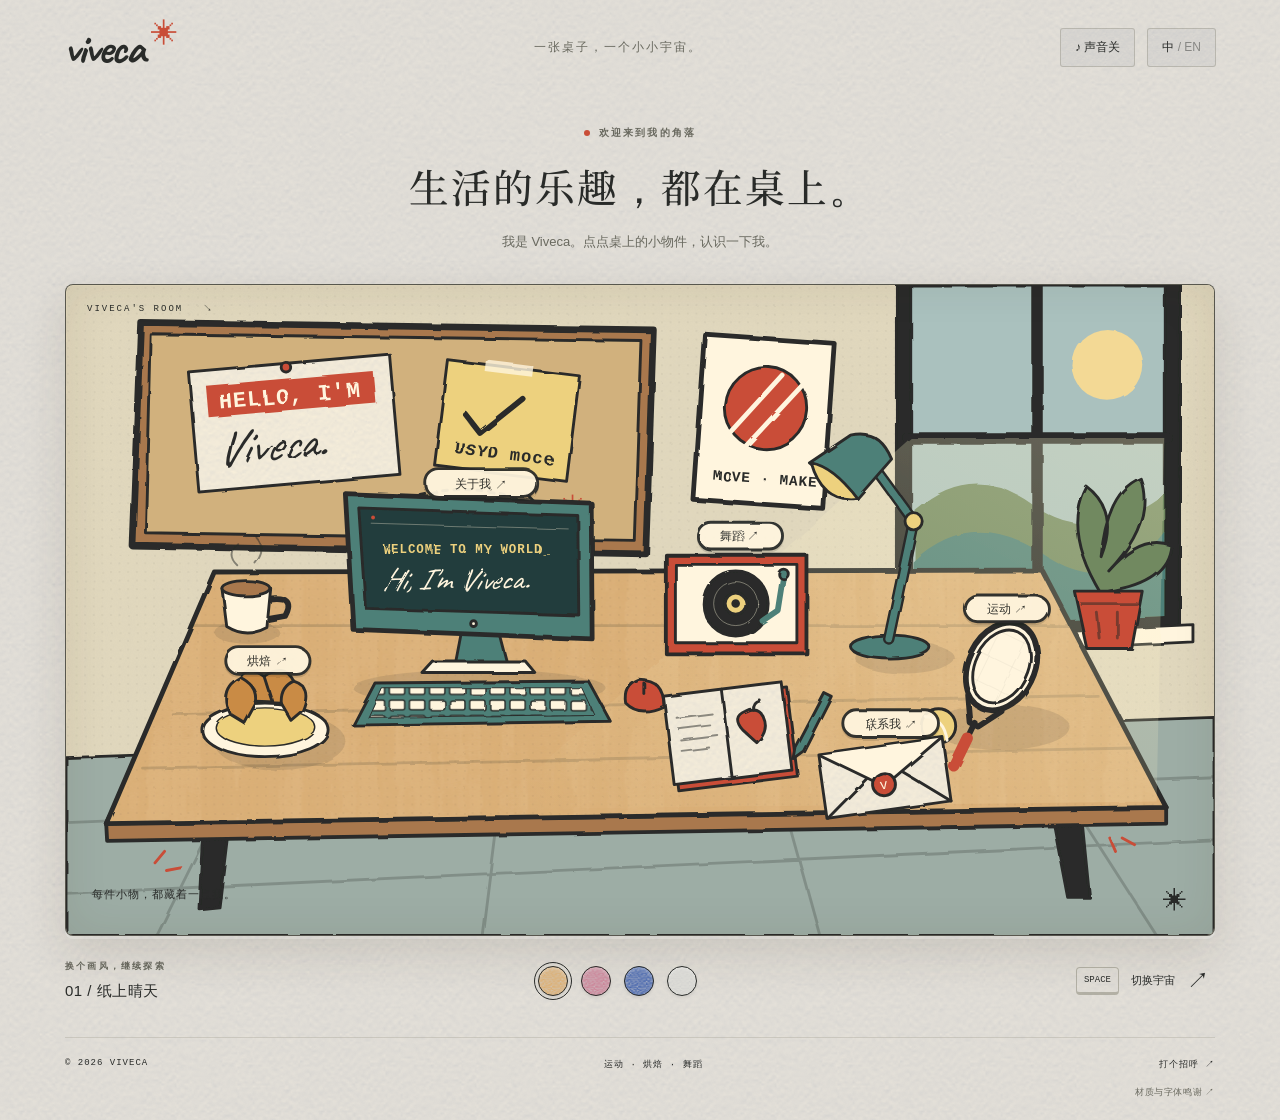
<file: index.html>
<!doctype html>
<html lang="zh-CN"><head><meta charset="utf-8"><meta name="viewport" content="width=device-width, initial-scale=1"><meta name="theme-color" content="#ece4d5"><meta name="description" content="Viveca 的小小宇宙。USYD moce，喜欢运动、烘焙与舞蹈。Viveca's interactive desk — sports, baking and dance."><title>Viveca · 一张桌子，一个小小宇宙</title><link rel="icon" href="data:image/svg+xml,%3Csvg xmlns='http://www.w3.org/2000/svg' viewBox='0 0 60 60'%3E%3Crect width='60' height='60' rx='15' fill='%23d9523e'/%3E%3Ctext x='16' y='44' font-size='42' fill='%23fff5db'%3Ev%3C/text%3E%3C/svg%3E"><link rel="stylesheet" href="style.css"></head>
<body data-theme="paper"><a class="skip" href="#desk">跳到书桌 / Skip to desk</a>
<header><a class="brand" href="./" aria-label="Viveca home">viveca<span>✳</span></a><span class="header-note" data-zh="一张桌子，一个小小宇宙。" data-en="A desk. A little universe.">一张桌子，一个小小宇宙。</span><div class="top-actions"><button id="sound" aria-pressed="false" data-zh="♪ 声音关" data-en="♪ Sound off">♪ 声音关</button><button id="language" aria-label="Switch to English">中 <span>/ EN</span></button></div></header>
<main><section class="intro"><div class="eyebrow"><span class="status-dot"></span><span data-zh="欢迎来到我的角落" data-en="WELCOME TO MY LITTLE CORNER">欢迎来到我的角落</span></div><h1 data-zh="生活的乐趣，都在桌上。" data-en="A little desk. A lot of life.">生活的乐趣，都在桌上。</h1><p data-zh="我是 Viveca。点点桌上的小物件，认识一下我。" data-en="I'm Viveca. Pick something on my desk and get to know me.">我是 Viveca。点点桌上的小物件，认识一下我。</p></section>
<section class="scene-wrap" aria-label="Viveca's interactive desk"><div class="scene-corner">VIVECA'S ROOM <span>↘</span></div><div id="desk" tabindex="-1" class="scene"><svg id="illustration" viewBox="0 0 1200 680" role="group" aria-labelledby="deskTitle"><title id="deskTitle">漫画书桌：电脑、烘焙、舞蹈、运动与信封</title><defs><pattern id="paperMaterial" width="300" height="300" patternUnits="userSpaceOnUse"><rect width="300" height="300" fill="var(--paper)"/><image href="assets/cream-paper.png" width="300" height="300" opacity=".72"/></pattern><pattern id="woodMaterial" width="500" height="180" patternUnits="userSpaceOnUse"><rect width="500" height="180" fill="var(--desk)"/><image href="assets/wood-pattern.png" width="500" height="180" preserveAspectRatio="none" opacity=".32"/></pattern><pattern id="wallMaterial" width="400" height="400" patternUnits="userSpaceOnUse"><rect width="400" height="400" fill="var(--wall)"/><image href="assets/soft-wallpaper.png" width="400" height="400" opacity=".48"/></pattern><linearGradient id="sunlight" x1="1" x2="0" y1="0" y2="1"><stop stop-color="#fff4c9" stop-opacity=".3"/><stop offset="1" stop-color="#fff4c9" stop-opacity="0"/></linearGradient><pattern id="grain" width="9" height="9" patternUnits="userSpaceOnUse"><circle cx="2" cy="3" r=".65" fill="currentColor" opacity=".12"/></pattern><pattern id="grid" width="28" height="28" patternUnits="userSpaceOnUse"><path d="M28 0H0V28" fill="none" stroke="currentColor" opacity=".1"/></pattern><pattern id="keys" width="21" height="16" patternUnits="userSpaceOnUse"><rect width="16" height="10" x="2" y="2" rx="2" fill="var(--paper)" stroke="var(--ink)" stroke-width="1.5"/></pattern><filter id="rough"><feTurbulence baseFrequency=".018" numOctaves="2" result="noise" seed="8"/><feDisplacementMap in="SourceGraphic" in2="noise" scale="1.5"/></filter><filter id="shadow"><feDropShadow dx="3" dy="5" stdDeviation="0" flood-opacity=".22"/></filter></defs>
<g class="art" stroke="var(--ink)" stroke-width="3" stroke-linejoin="round" stroke-linecap="round">
<!-- The room -->
<path fill="url(#wallMaterial)" d="M0 0H1200V680H0Z" stroke="none"/><path fill="url(#grain)" d="M0 0H1200V680H0Z" stroke="none"/><path fill="var(--floor)" d="M0 494L1200 452V680H0Z"/><path d="M0 562L1200 514M0 636L1200 580M190 488L95 680M460 480L435 680M730 470L788 680M1000 462L1140 680" opacity=".23"/>
<!-- Window and landscape -->
<path fill="var(--ink)" d="M868 -12H1164V362L868 374Z"/><path fill="var(--sky)" d="M883 0H1148V346L883 357Z"/><circle cx="1088" cy="83" r="37" fill="var(--sun)" stroke="none"/><path d="M887 235Q948 183 1010 229T1148 218V346L887 355Z" fill="var(--leaf)" stroke="none"/><path d="M885 289Q947 231 1021 281T1148 258V346L885 357Z" fill="var(--teal)" stroke="none"/><path d="M1015 0V353M880 160H1151" stroke-width="12"/><path d="M855 370L1178 355V373L854 389Z" fill="var(--paper)"/>
<!-- cork board -->
<path d="M78 39L614 47L606 281L69 272Z" fill="var(--wood)" stroke-width="7"/><path d="M88 51L601 58L594 267L83 259Z" fill="var(--board)"/>
<g transform="rotate(-5 220 145)"><path fill="url(#paperMaterial)" d="M133 83H344V209H133Z"/><path fill="var(--accent)" stroke="none" d="M150 99H325V132H150Z"/><text x="162" y="124" class="svg-label" font-size="23" fill="var(--paper)" stroke="none">HELLO, I'M</text><text x="153" y="183" font-family="Caveat,Georgia,serif" font-size="52" font-style="italic" stroke="none" fill="var(--ink)">Viveca.</text><circle cx="235" cy="87" r="5" fill="var(--accent)"/></g>
<g transform="rotate(7 452 145)"><path d="M391 85H530V196H391Z" fill="var(--lemon)"/><path d="M416 139L434 157L474 116" fill="none" stroke-width="6"/><text x="409" y="181" font-size="18" class="svg-label" fill="var(--ink)" stroke="none">USYD moce</text><path d="M431 80H481V92H431Z" stroke="none" fill="var(--paper)" opacity=".8"/></g><path d="M370 219Q433 205 487 229" fill="none" stroke-dasharray="5 7"/><path d="M482 219L496 233L478 238" fill="none"/><text x="516" y="244" font-size="28" fill="var(--accent)" stroke="none">✳</text>
<!-- wall print -->
<g transform="rotate(4 729 145)"><path d="M661 56H797V229H661Z" fill="var(--paper)" stroke-width="5"/><circle cx="730" cy="128" r="43" fill="var(--accent)"/><path d="M692 160L745 93M712 170L766 103" stroke="var(--paper)" stroke-width="5"/><text x="680" y="207" font-size="15" class="svg-label" stroke="none" fill="var(--ink)">MOVE · MAKE · BE</text></g>
<!-- desk legs and surface -->
<path d="M147 490L139 652L160 650L179 492M1017 483L1047 640L1070 640L1054 479" fill="var(--ink)"/><path d="M94 462L1084 453L1150 546L42 563Z" fill="var(--wood)" stroke-width="5"/><path d="M42 563L1150 546V563L43 581Z" fill="var(--wood)" stroke-width="4"/><path d="M155 300L1020 298L1150 546L42 563Z" fill="url(#woodMaterial)" stroke-width="5"/><path d="M111 448L1078 429M80 505L1116 484M132 356L1051 356" fill="none" opacity=".16"/><path fill="url(#grain)" stroke="none" d="M155 300L1020 298L1150 546L42 563Z"/>
<path class="window-light" d="M883 160L1148 160L1140 540L444 548Z" fill="url(#sunlight)" stroke="none" pointer-events="none"/><!-- lamp -->
<ellipse cx="876" cy="389" rx="52" ry="17" fill="var(--ink)" opacity=".12" stroke="none"/><ellipse cx="861" cy="378" rx="41" ry="12" fill="var(--teal)"/><path d="M860 370L886 247L843 188" fill="none" stroke-width="12"/><path d="M860 370L886 247L843 188" fill="none" stroke="var(--teal)" stroke-width="7"/><circle cx="886" cy="247" r="9" fill="var(--lemon)"/><path d="M820 157Q850 150 863 182L827 223L777 186Z" fill="var(--teal)"/><path d="M779 186Q802 190 827 223Q791 228 779 186Z" fill="var(--lemon)"/>
<!-- plant -->
<g><path d="M1082 323Q1041 256 1066 210Q1101 236 1082 284Q1088 216 1123 202Q1139 247 1090 299Q1124 260 1155 272Q1152 310 1090 320" fill="var(--leaf)"/><path d="M1054 320H1125L1114 380H1067Z" fill="var(--accent)"/><path d="M1061 333H1119M1077 342L1080 369M1099 342V369" opacity=".5"/></g>
<!-- computer -->
<g class="object" data-open="about" role="button" tabindex="0" aria-label="关于我 / About me"><title>关于我 / About me</title><ellipse cx="432" cy="421" rx="132" ry="19" fill="var(--ink)" opacity=".12" stroke="none"/><path d="M415 354L407 396L461 396L450 354" fill="var(--teal)"/><path d="M383 393H480L490 405H372Z" fill="var(--paper)"/><path d="M292 218L549 228L550 370L300 360Z" fill="var(--teal)" stroke-width="5"/><path d="M306 233L535 241L536 345L313 338Z" fill="var(--screen)"/><path d="M319 249L525 255" stroke="var(--paper)" stroke-width="1" opacity=".35"/><circle cx="321" cy="243" r="2" fill="var(--accent)" stroke="none"/><text x="331" y="280" fill="var(--lemon)" stroke="none" font-size="13" class="svg-label">WELCOME TO MY WORLD_</text><text x="330" y="318" fill="var(--paper)" stroke="none" font-size="32" font-family="Caveat,Georgia,serif" font-style="italic">Hi, I'm Viveca.</text><circle cx="426" cy="354" r="3" fill="var(--paper)"/><path d="M323 416L546 414L569 456L300 460Z" fill="var(--teal)"/><path d="M330 421L539 421L552 449L316 452Z" fill="url(#keys)" stroke-width="1"/><path d="M598 412Q625 412 625 440Q599 452 585 437Q582 418 598 412Z" fill="var(--accent)"/><path d="M604 416V427"/><g class="hint" transform="translate(375 192)"><rect width="117" height="29" rx="14" fill="var(--paper)"/><text x="58" y="20" text-anchor="middle" font-size="13" fill="var(--ink)" stroke="none" data-zh="关于我 ↗" data-en="About me ↗">关于我 ↗</text></g></g>
<!-- baking plate -->
<g class="object" data-open="baking" role="button" tabindex="0" aria-label="烘焙 / Baking"><title>烘焙 / Baking</title><ellipse cx="223" cy="477" rx="69" ry="30" fill="var(--ink)" opacity=".12" stroke="none"/><ellipse cx="208" cy="465" rx="66" ry="28" fill="var(--paper)"/><ellipse cx="208" cy="462" rx="52" ry="20" fill="var(--lemon)" stroke-width="1.5"/><path d="M171 448Q159 422 182 410Q191 397 207 409Q228 395 237 413Q258 420 247 445L235 455L224 436L198 435L186 457Z" fill="var(--pastry)"/><path d="M182 410Q200 419 198 435M207 409L215 434M237 413Q223 419 224 436" fill="none"/><g class="hint" transform="translate(166 378)"><rect width="88" height="28" rx="14" fill="var(--paper)"/><text x="44" y="19" text-anchor="middle" font-size="13" fill="var(--ink)" stroke="none" data-zh="烘焙 ↗" data-en="Baking ↗">烘焙 ↗</text></g></g>
<!-- recipe notebook -->
<g transform="rotate(-7 700 471)"><path d="M634 427H759V521H634Z" fill="var(--accent)"/><path d="M630 421H754V514H630Z" fill="url(#paperMaterial)"/><path d="M691 421V514"/><path d="M641 445H678M641 456H674M642 468H681M642 480H671" stroke-width="2" opacity=".5"/><path d="M708 466Q698 451 713 447Q726 442 731 455Q736 470 721 481Z" fill="var(--accent)"/><path d="M721 446Q721 438 729 437" fill="none"/></g><path d="M762 483L792 426L800 430L771 487L760 495Z" fill="var(--teal)"/>
<!-- music / dance -->
<g class="object" data-open="dance" role="button" tabindex="0" aria-label="舞蹈 / Dance"><title>舞蹈 / Dance</title><path d="M627 282H774V385H627Z" fill="var(--accent)" stroke-width="4"/><path d="M637 292H764V374H637Z" fill="var(--paper)"/><circle class="record" cx="700" cy="333" r="34" fill="var(--ink)"/><circle cx="700" cy="333" r="23" fill="none" stroke="var(--paper)" stroke-width="1" opacity=".4"/><circle cx="700" cy="333" r="11" fill="var(--lemon)"/><circle cx="700" cy="333" r="3" fill="var(--ink)"/><path d="M750 302L744 340L728 351" fill="none" stroke="var(--teal)" stroke-width="6"/><circle cx="750" cy="302" r="5" fill="var(--teal)"/><g class="hint" transform="translate(660 248)"><rect width="89" height="28" rx="14" fill="var(--paper)"/><text x="44" y="19" text-anchor="middle" font-size="13" fill="var(--ink)" stroke="none" data-zh="舞蹈 ↗" data-en="Dance ↗">舞蹈 ↗</text></g></g>
<!-- sports -->
<g class="object" data-open="sport" role="button" tabindex="0" aria-label="运动 / Sports"><title>运动 / Sports</title><ellipse cx="977" cy="462" rx="72" ry="24" fill="var(--ink)" opacity=".12" stroke="none"/><g transform="rotate(26 970 414)"><ellipse cx="970" cy="397" rx="35" ry="48" fill="var(--paper)" stroke-width="6"/><ellipse cx="970" cy="397" rx="28" ry="40" fill="url(#grid)"/><path d="M951 439L966 464H976L991 439M971 462V509" fill="none" stroke-width="6"/><path d="M971 480V512" stroke="var(--accent)" stroke-width="12"/></g><circle cx="912" cy="461" r="18" fill="var(--lemon)"/><path d="M898 451Q918 453 921 476" fill="none" stroke="var(--paper)"/><g class="hint" transform="translate(939 324)"><rect width="88" height="28" rx="14" fill="var(--paper)"/><text x="44" y="19" text-anchor="middle" font-size="13" fill="var(--ink)" stroke="none" data-zh="运动 ↗" data-en="Sports ↗">运动 ↗</text></g></g>
<!-- post -->
<g class="object" data-open="contact" role="button" tabindex="0" aria-label="联系我 / Contact"><title>联系我 / Contact</title><g transform="rotate(-8 861 514)"><path d="M790 480H921V548H790Z" fill="url(#paperMaterial)"/><path d="M791 548L847 505M921 548L868 505" fill="none"/><path d="M791 481L854 523L920 481" fill="var(--paper)"/><circle cx="854" cy="521" r="12" fill="var(--accent)"/><text x="850" y="526" font-size="15" fill="var(--paper)" stroke="none">v</text></g><g class="hint" transform="translate(812 444)"><rect width="100" height="28" rx="14" fill="var(--paper)"/><text x="50" y="19" text-anchor="middle" font-size="13" fill="var(--ink)" stroke="none" data-zh="联系我 ↗" data-en="Say hello ↗">联系我 ↗</text></g></g>
<!-- cup -->
<ellipse cx="189" cy="363" rx="34" ry="12" fill="var(--ink)" opacity=".12" stroke="none"/><path d="M211 328Q241 324 229 346L212 349" fill="none" stroke-width="6"/><path d="M163 317H214L210 358Q189 370 168 357Z" fill="var(--paper)"/><ellipse cx="188" cy="317" rx="25" ry="8" fill="var(--wood)"/><path class="steam" d="M179 293Q167 282 179 270M197 290Q209 275 198 263" fill="none" opacity=".5" stroke-width="2"/>
<path d="M93 604L103 592M104 611L120 608M1090 577L1096 591M1104 578L1117 585" stroke="var(--accent)"/>
</g></svg>
<div class="scene-caption"><span data-zh="每件小物，都藏着一点我。" data-en="Little objects, little pieces of me.">每件小物，都藏着一点我。</span><span>✳</span></div></div><div id="tiles" aria-hidden="true"></div></section>
<nav class="mobile-links" aria-label="Explore"><button data-open="about" data-zh="关于我" data-en="About">关于我</button><button data-open="baking" data-zh="烘焙" data-en="Baking">烘焙</button><button data-open="dance" data-zh="舞蹈" data-en="Dance">舞蹈</button><button data-open="sport" data-zh="运动" data-en="Sports">运动</button><button data-open="contact" data-zh="联系" data-en="Contact">联系</button></nav>
<section class="universe-bar" aria-label="Choose a universe"><div class="universe-title"><span class="eyebrow" data-zh="换个画风，继续探索" data-en="SAME DESK, ANOTHER UNIVERSE">换个画风，继续探索</span><strong id="theme-name">01 / 纸上晴天</strong></div><div class="swatches"><button class="swatch active" data-style="paper" style="--swatch:#e4ad63" aria-label="纸上晴天 / Paper sunshine" aria-pressed="true"></button><button class="swatch" data-style="rose" style="--swatch:#cf7890" aria-label="草莓奶油 / Strawberry cream" aria-pressed="false"></button><button class="swatch" data-style="blue" style="--swatch:#3257ac" aria-label="午夜蓝调 / Midnight blue" aria-pressed="false"></button><button class="swatch" data-style="ink" style="--swatch:#e5e4dd" aria-label="黑白手稿 / Ink sketch" aria-pressed="false"></button></div><button class="next-theme" id="next"><kbd>SPACE</kbd><span data-zh="切换宇宙" data-en="Switch universe">切换宇宙</span><span>↗</span></button></section>
</main><footer><span>© <span id="year"></span> VIVECA</span><span class="footer-center" data-zh="运动 · 烘焙 · 舞蹈" data-en="SPORTS · BAKING · DANCE">运动 · 烘焙 · 舞蹈</span><a href="mailto:Viveca12lh@163.com" data-zh="打个招呼 ↗" data-en="Say hello ↗">打个招呼 ↗</a></footer><div class="asset-credit"><a href="credits.html" data-zh="材质与字体鸣谢 ↗" data-en="Textures & type credits ↗">材质与字体鸣谢 ↗</a></div>
<dialog id="detail" aria-labelledby="modal-title"><button class="close" aria-label="关闭 / Close">×</button><div class="modal-icon" aria-hidden="true"></div><span class="eyebrow" id="modal-kicker"></span><h2 id="modal-title"></h2><p id="modal-copy"></p><div id="modal-extra"></div><div class="modal-bottom"><span>VIVECA'S LITTLE UNIVERSE</span><span>✳</span></div></dialog><div class="sr-only" id="announce" aria-live="polite"></div><script src="app.js"></script></body></html>
</file>
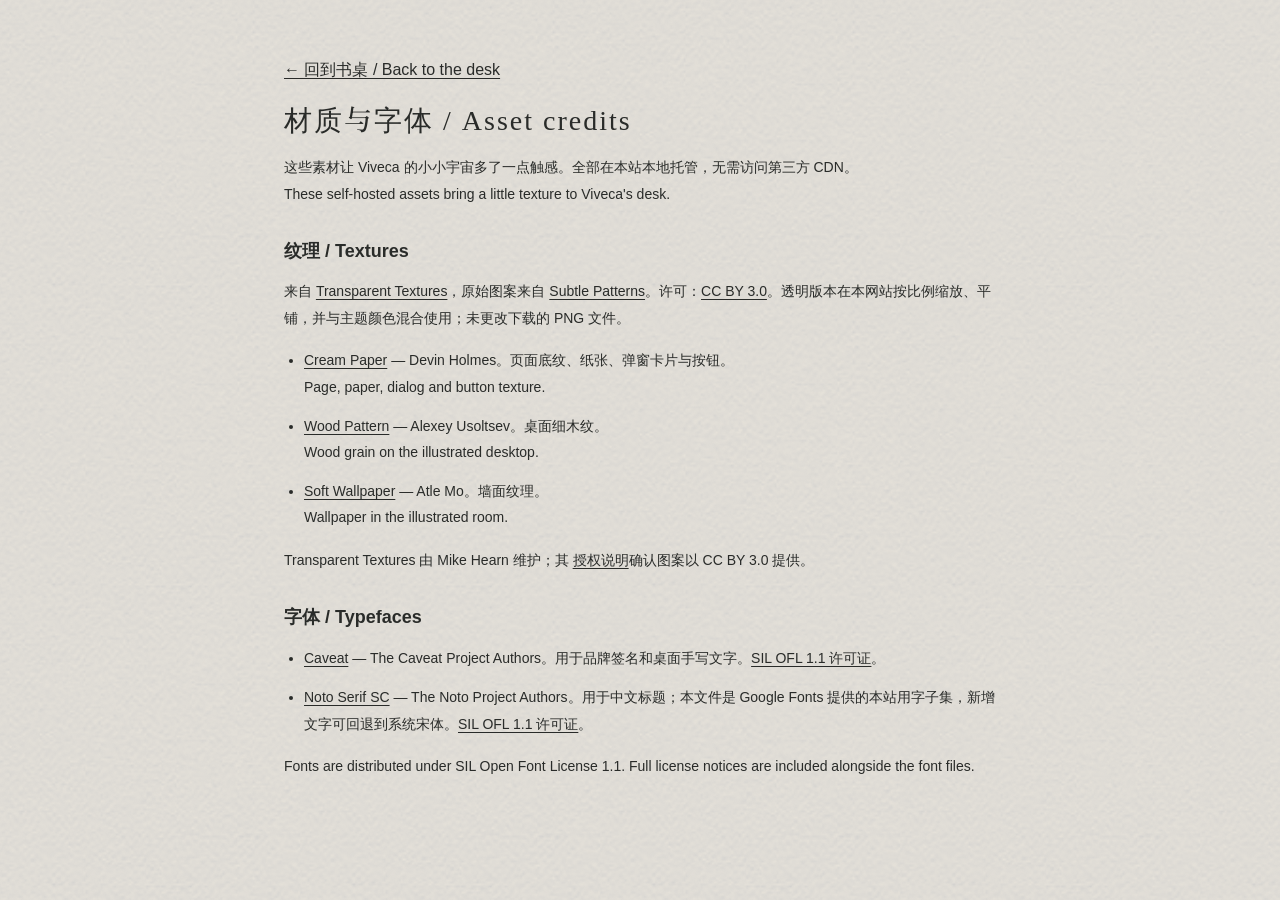
<file: credits.html>
<!doctype html><html lang="zh-CN"><head><meta charset="utf-8"><meta name="viewport" content="width=device-width,initial-scale=1"><title>材质与字体 · Asset credits — Viveca</title><link rel="stylesheet" href="style.css"><style>main{max-width:760px;margin:60px auto;padding:0 24px}h1{font-size:28px}h2{font-size:18px;margin-top:32px}p,li{font-size:14px;line-height:1.9}li{margin-bottom:12px}main a{text-decoration:underline;text-underline-offset:3px}code{overflow-wrap:anywhere}ul{padding-left:20px}</style></head><body><main><a href="index.html">← 回到书桌 / Back to the desk</a><h1>材质与字体 / Asset credits</h1><p>这些素材让 Viveca 的小小宇宙多了一点触感。全部在本站本地托管，无需访问第三方 CDN。<br>These self-hosted assets bring a little texture to Viveca's desk.</p><h2>纹理 / Textures</h2><p>来自 <a href="https://www.transparenttextures.com/">Transparent Textures</a>，原始图案来自 <a href="https://www.toptal.com/designers/subtlepatterns/">Subtle Patterns</a>。许可：<a href="https://creativecommons.org/licenses/by/3.0/">CC BY 3.0</a>。透明版本在本网站按比例缩放、平铺，并与主题颜色混合使用；未更改下载的 PNG 文件。</p><ul><li><a href="https://www.toptal.com/designers/subtlepatterns/cream-paper/">Cream Paper</a> — Devin Holmes。页面底纹、纸张、弹窗卡片与按钮。<br>Page, paper, dialog and button texture.</li><li><a href="https://www.toptal.com/designers/subtlepatterns/wood-pattern/">Wood Pattern</a> — Alexey Usoltsev。桌面细木纹。<br>Wood grain on the illustrated desktop.</li><li><a href="https://www.transparenttextures.com/patterns/soft-wallpaper.png">Soft Wallpaper</a> — Atle Mo。墙面纹理。<br>Wallpaper in the illustrated room.</li></ul><p>Transparent Textures 由 Mike Hearn 维护；其 <a href="https://news.ycombinator.com/item?id=41490147">授权说明</a>确认图案以 CC BY 3.0 提供。</p><h2>字体 / Typefaces</h2><ul><li><a href="https://github.com/google/fonts/tree/main/ofl/caveat">Caveat</a> — The Caveat Project Authors。用于品牌签名和桌面手写文字。<a href="assets/Caveat-OFL.txt">SIL OFL 1.1 许可证</a>。</li><li><a href="https://github.com/google/fonts/tree/main/ofl/notoserifsc">Noto Serif SC</a> — The Noto Project Authors。用于中文标题；本文件是 Google Fonts 提供的本站用字子集，新增文字可回退到系统宋体。<a href="assets/NotoSerifSC-OFL.txt">SIL OFL 1.1 许可证</a>。</li></ul><p>Fonts are distributed under SIL Open Font License 1.1. Full license notices are included alongside the font files.</p></main></body></html>
</file>
<file: style.css>
@charset "UTF-8";
:root{--bg:#eee9df;--ink:#292b29;--paper:#fff5de;--wall:#e6dcbf;--wood:#a9784d;--desk:#d9ae76;--board:#d1b17d;--floor:#9dada5;--accent:#c94d37;--teal:#4d8078;--leaf:#718961;--lemon:#edd17e;--sky:#aac1be;--sun:#f3d995;--screen:#233d3c;--pastry:#c98b45;--ui:#292b29;--muted:#69695f}
*{box-sizing:border-box}body{margin:0;background:var(--bg);color:var(--ui);font-family:"Segoe UI","PingFang SC","Microsoft YaHei",sans-serif;-webkit-font-smoothing:antialiased}button,a{-webkit-tap-highlight-color:transparent}button{font:inherit;color:inherit;cursor:pointer}a{color:inherit;text-decoration:none}button:focus-visible,a:focus-visible,[role=button]:focus-visible{outline:3px solid var(--accent);outline-offset:5px}header{height:95px;max-width:1440px;padding:0 5%;margin:auto;display:flex;align-items:center;justify-content:space-between;gap:24px}.brand{font:bold italic 38px Georgia,serif;letter-spacing:-2px}.brand span{display:inline-block;font:27px Georgia;margin-left:7px;color:var(--accent);vertical-align:top}.header-note{font-size:12px;letter-spacing:2px;color:var(--muted)}.top-actions{display:flex;gap:12px}.top-actions button{font-size:12px;border:1px solid #8d8b7c66;background:transparent;border-radius:3px;padding:10px 14px}.top-actions button:hover{background:#ffffff55}#language span{opacity:.45}.intro{text-align:center;padding:31px 20px 29px}.eyebrow{font-size:10px;letter-spacing:2.2px;font-weight:600;display:block}.intro .eyebrow{display:flex;align-items:center;justify-content:center;gap:9px;color:var(--muted)}.status-dot{width:6px;height:6px;border-radius:100%;background:var(--accent)}h1{font-family:Georgia,"Songti SC","SimSun",serif;font-size:clamp(25px,3.1vw,43px);font-weight:500;letter-spacing:2px;margin:17px 0 13px}.intro p{font-size:13px;color:var(--muted);margin:0;line-height:1.9}.scene-wrap{position:relative;max-width:1150px;width:90%;margin:auto;border:1px solid var(--ink);border-radius:8px;overflow:hidden;box-shadow:0 14px 38px #2d302517;background:var(--wall)}.scene-corner{position:absolute;z-index:2;top:17px;left:21px;font:9px monospace;letter-spacing:2px}.scene-corner span{margin-left:12px}.scene{position:relative}.scene svg{display:block;width:100%;height:auto}.scene-caption{position:absolute;bottom:20px;left:26px;right:26px;display:flex;justify-content:space-between;font-size:11px;letter-spacing:1px}.scene-caption>span:last-child{font-size:24px}.art{filter:url(#rough)}.object{cursor:pointer;transform-box:fill-box;transform-origin:center;transition:transform .3s cubic-bezier(.2,.7,.3,1),filter .3s;outline:none}.object:hover,.object:focus-visible{transform:translateY(-6px);filter:url(#shadow)}.object:focus-visible .hint rect{stroke:var(--accent);stroke-width:4}.hint{opacity:.94;transition:opacity .2s}.svg-label{font-family:"Courier New",monospace;font-weight:bold;letter-spacing:1px}.steam{animation:steam 4s ease-in-out infinite}.universe-bar{width:90%;max-width:1150px;margin:24px auto 0;display:flex;align-items:center;justify-content:space-between;gap:20px}.universe-title .eyebrow{font-size:9px;color:var(--muted);margin-bottom:9px}.universe-title strong{font-size:15px;letter-spacing:.5px;font-weight:500}.swatches{display:flex;gap:13px}.swatch{width:30px;height:30px;border-radius:50%;background:var(--swatch);border:1px solid var(--ui);position:relative;transition:transform .25s}.swatch:hover{transform:translateY(-4px)}.swatch.active:after{content:"";position:absolute;inset:-5px;border:1px solid var(--ui);border-radius:50%}.next-theme{border:0;background:transparent;display:flex;gap:12px;align-items:center;font-size:11px}.next-theme>span:last-child{font-size:22px}kbd{font:9px monospace;border:1px solid #8d8b7c88;border-bottom-width:3px;padding:7px;border-radius:4px}footer{width:90%;max-width:1150px;margin:36px auto 0;border-top:1px solid #8d8b7c44;padding:20px 0 25px;display:flex;justify-content:space-between;font:9px monospace;letter-spacing:1px}footer a:hover{text-decoration:underline}.mobile-links{display:none}dialog{width:min(480px,calc(100% - 32px));border:1px solid var(--ui);border-radius:8px;padding:44px;background:var(--bg);color:var(--ui);max-height:85dvh;overflow:auto;box-shadow:10px 12px 0 #1113}dialog[open]{animation:enter .35s cubic-bezier(.2,.8,.3,1)}dialog::backdrop{background:#14252377;backdrop-filter:blur(6px)}.close{position:absolute;right:18px;top:12px;border:0;background:transparent;font-size:28px;font-weight:300}.modal-icon{font:58px Georgia,serif;color:var(--accent);margin-bottom:24px}.modal-icon svg{width:90px;height:70px;overflow:visible}.modal-icon .hint{display:none}.modal-icon .object{pointer-events:none}dialog .eyebrow{color:var(--muted)}dialog h2{font:normal 36px Georgia,"Songti SC",serif;margin:14px 0 20px}dialog p{font-size:15px;line-height:1.9;color:var(--muted)}.tags{display:flex;gap:9px;flex-wrap:wrap}.tags span{border:1px solid #8886;border-radius:30px;padding:8px 13px;font-size:12px}.contact-link{display:flex;justify-content:space-between;border-top:1px solid #8885;padding:17px 0;font-size:13px;overflow-wrap:anywhere;gap:8px}.contact-link:hover{color:var(--accent)}.copy{background:transparent;border:1px solid #8888;padding:9px 12px;font-size:11px;border-radius:4px}.modal-bottom{display:flex;justify-content:space-between;margin-top:35px;padding-top:20px;border-top:1px solid #8885;font:9px monospace;letter-spacing:1px}.modal-bottom span:last-child{font-size:20px;color:var(--accent)}#tiles{position:absolute;inset:0;display:grid;grid-template-columns:repeat(10,1fr);grid-template-rows:repeat(6,1fr);pointer-events:none;perspective:800px}#tiles i{background:var(--accent);opacity:0}.sr-only,.skip:not(:focus){position:absolute;width:1px;height:1px;padding:0;overflow:hidden;clip:rect(0,0,0,0)}.skip:focus{position:absolute;z-index:20;background:var(--paper);padding:15px}body[data-theme=rose]{--bg:#f3e5df;--ink:#523e44;--paper:#fff2e3;--wall:#eccdcb;--wood:#ae7c78;--desk:#e6bba2;--board:#dbaaab;--floor:#a7b7ac;--accent:#ae4c6b;--teal:#729b94;--leaf:#91a078;--lemon:#eacb86;--sky:#c1cdd0;--sun:#ffdfb5;--screen:#4c3d50;--pastry:#cb9367;--ui:#523e44;--muted:#826d71}body[data-theme=blue]{--bg:#192635;--ink:#172135;--paper:#e1d8ba;--wall:#324962;--wood:#43536c;--desk:#687d96;--board:#7a8a99;--floor:#293c56;--accent:#d79865;--teal:#448d9b;--leaf:#5d8793;--lemon:#ddc183;--sky:#1c304a;--sun:#f6df9d;--screen:#1c273c;--pastry:#bc926b;--ui:#ede4d5;--muted:#acbac7}body[data-theme=ink]{--bg:#eeede6;--ink:#292b2c;--paper:#faf9ef;--wall:#e7e7de;--wood:#969992;--desk:#d6d7ce;--board:#bfc0b7;--floor:#a5aaa6;--accent:#545c56;--teal:#8d9891;--leaf:#8a9186;--lemon:#e5e5cf;--sky:#bdc6c4;--sun:#faf9ef;--screen:#343b37;--pastry:#a9aa98;--ui:#292b2c;--muted:#6c726c}body[data-theme=ink] .art{filter:url(#rough);stroke-width:2.5}body[data-theme=blue] .art{filter:none}body[data-theme=rose] .art{filter:none;stroke-width:2}body[data-theme=blue] .scene-corner,body[data-theme=blue] .scene-caption{color:var(--paper)}@keyframes steam{50%{transform:translateY(-5px);opacity:.2}}@keyframes enter{from{opacity:0;transform:translateY(18px) scale(.97)}to{opacity:1;transform:none}}@media(min-width:1500px){.scene-wrap,.universe-bar,footer{max-width:1280px}.intro{padding:35px 20px}.scene-wrap{max-height:65vh}.scene svg{max-height:65vh}}@media(max-width:650px){header{height:75px;padding:0 6%;gap:10px}.brand{font-size:32px}.header-note{display:none}.top-actions{gap:7px}.top-actions button{padding:8px 10px;font-size:11px}.intro{padding:27px 22px 26px}.intro .eyebrow{font-size:9px}h1{font-size:26px;letter-spacing:0}.intro p{font-size:12px;max-width:280px;margin:auto}.scene-wrap{width:94%;border-radius:5px}.scene svg{width:155%;max-width:none;margin-left:-27.5%}.scene-corner{font-size:7px;left:10px;top:10px}.scene-caption{font-size:8px;left:12px;right:12px;bottom:9px}.scene-caption>span:last-child{font-size:17px}.mobile-links{display:flex;justify-content:center;gap:6px;flex-wrap:wrap;margin:17px 10px 0}.mobile-links button{border:1px solid #8886;border-radius:20px;background:transparent;padding:8px 12px;font-size:11px}.universe-bar{margin-top:26px;display:grid;grid-template-columns:1fr auto;gap:21px;width:88%}.universe-title strong{font-size:13px}.universe-title .eyebrow{font-size:8px;letter-spacing:1px}.swatches{gap:12px}.swatch{width:24px;height:24px}.next-theme{grid-column:1/-1;justify-content:center;font-size:10px}.next-theme kbd{display:none}footer{font-size:8px;letter-spacing:0;margin-top:24px;padding-bottom:20px}.footer-center{display:none}dialog{padding:30px}dialog h2{font-size:30px}dialog p{font-size:14px}.hint text{font-size:15px}}@media(prefers-reduced-motion:reduce){*,*:before,*:after{animation:none!important;transition:none!important;scroll-behavior:auto!important}}

/* Texture authors and licenses: credits.html. All assets are self-hosted. */
@font-face{font-family:Caveat;src:url('assets/Caveat.ttf') format('truetype');font-style:normal;font-weight:400 700;font-display:swap}
@font-face{font-family:'Noto Serif SC';src:url('assets/NotoSerifSC-subset.ttf') format('truetype');font-style:normal;font-weight:500;font-display:swap}
body{background-image:url('assets/cream-paper.png');background-size:300px 300px}
h1,dialog h2{font-family:'Noto Serif SC',Georgia,'Songti SC',serif;font-weight:500}
html[lang=en] h1,html[lang=en] dialog h2{font-family:Georgia,serif}
.brand{font-family:Caveat,Georgia,serif;font-size:46px;letter-spacing:-2px;font-style:normal;font-weight:700}
.scene-wrap{box-shadow:0 3px 0 #ffffff38,0 18px 45px #30271920;border-color:color-mix(in srgb,var(--ink) 75%,transparent)}
.scene-wrap:after{content:'';position:absolute;inset:0;pointer-events:none;border-radius:inherit;box-shadow:inset 0 0 44px #30271918}
dialog{background-image:url('assets/cream-paper.png');background-size:300px 300px;box-shadow:0 24px 80px #10202055,5px 6px 0 color-mix(in srgb,var(--bg) 80%,var(--ui));border-radius:4px 18px 4px 4px}
dialog:before{content:'';position:absolute;top:0;right:0;width:34px;height:34px;background:linear-gradient(45deg,#0001 48%,#fff4 50%,#fff0 53%);pointer-events:none}
.hint rect{filter:drop-shadow(0 2px 0 #0002)}
.swatch{background-image:url('assets/cream-paper.png');box-shadow:inset 0 2px 3px #fff4,0 2px 3px #0001}
.top-actions button,.mobile-links button{background-image:url('assets/cream-paper.png')}
.asset-credit{width:90%;max-width:1150px;margin:-10px auto 20px;text-align:right;font-size:9px;color:var(--muted);letter-spacing:.6px}.asset-credit a:hover{text-decoration:underline}
body[data-theme=blue] .window-light{opacity:.35}body[data-theme=ink] .window-light{opacity:.15}
@media(max-width:650px){.brand{font-size:38px}h1{line-height:1.6}.asset-credit{font-size:8px;margin-top:-5px}}
</file>
